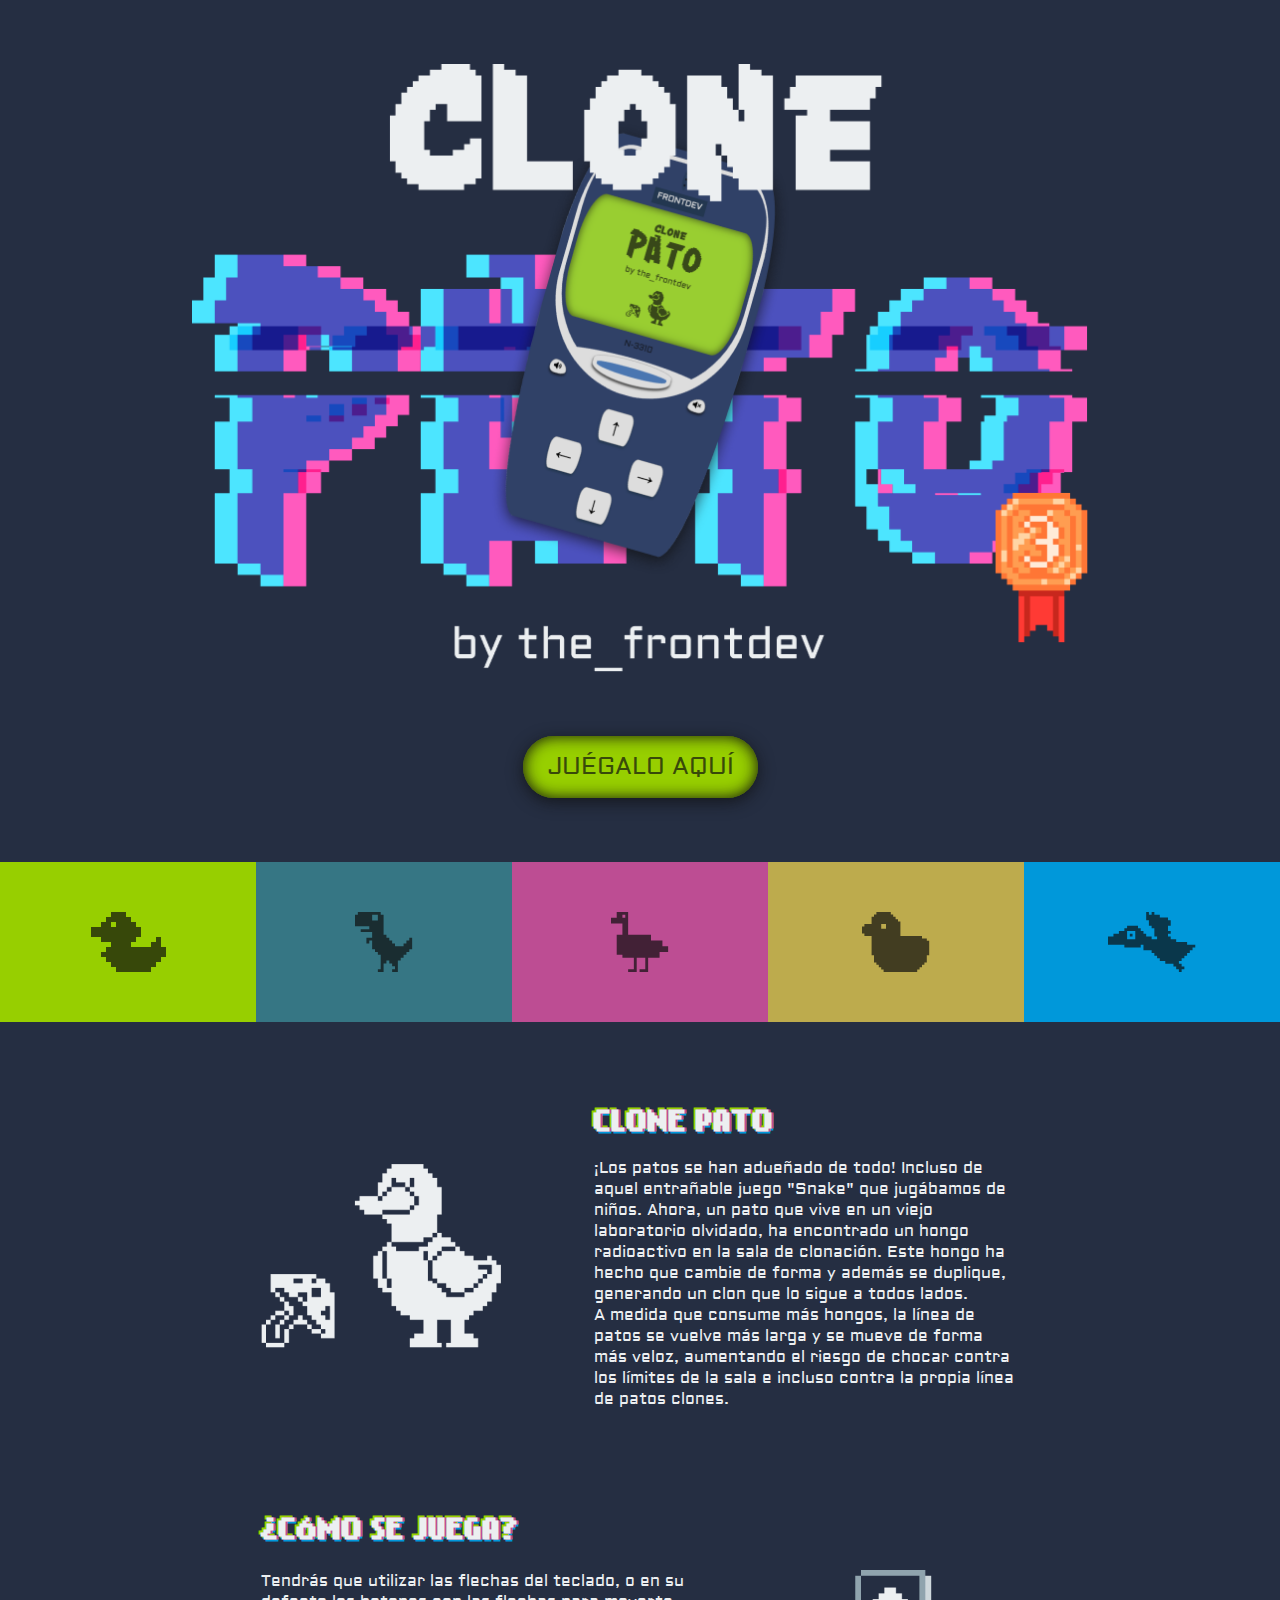
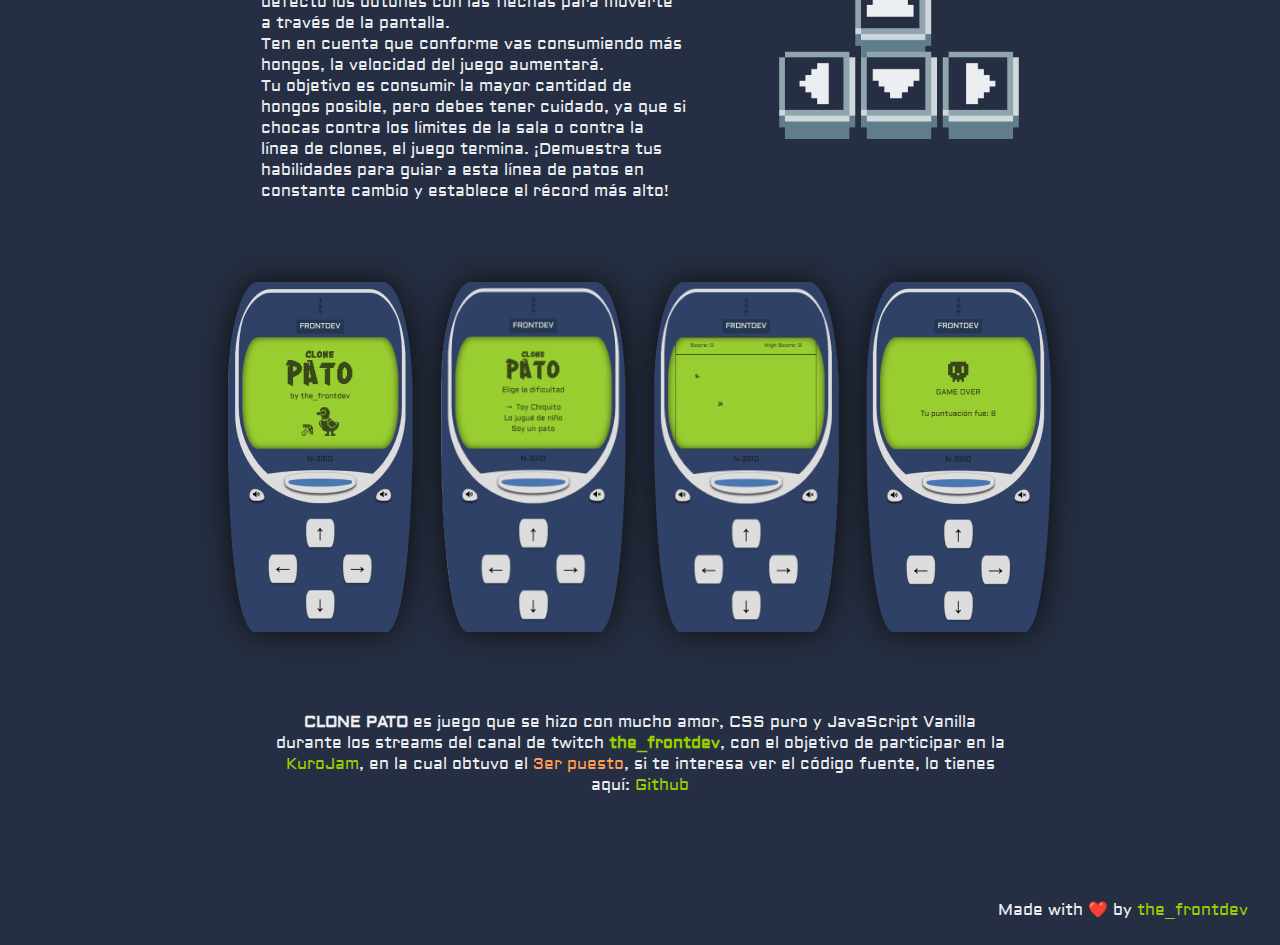
<file: index.html>
<!DOCTYPE html>
<html lang="es">

<head>
  <meta charset="UTF-8">
  <meta name="viewport" content="width=device-width, initial-scale=1.0">
  <title>Clone PATO</title>
  <link rel="stylesheet" href="./assets/css/style.css">
</head>

<body>
  <div class="container">
    <img src="./assets/img/Group 164.png" alt="Clone PATO" class="hero">
    <a href="./game.html" target="_blank" rel="noopener noreferrer" class="button">JUÉGALO AQUÍ</a>
  </div>
  <div class="ducks">
    <div class="duck">
      <img src="./assets/img/duckL.svg" alt="">
    </div>
    <div class="duck">
      <img src="./assets/img/duck2L.svg" alt="">
    </div>
    <div class="duck">
      <img src="./assets/img/duck3L.svg" alt="">
    </div>
    <div class="duck">
      <img src="./assets/img/duck4L.svg" alt="">
    </div>
    <div class="duck">
      <img src="./assets/img/duck5L.svg" alt="">
    </div>
  </div>
  <div class="container">
    <section class="section">
      <img class="game-info-img" src="./assets/img/Group 163.png" alt="Clone PATO">
      <div class="game-info">
        <h2 class="section-title">CLONE PATO</h2>
        <p class="section-info">
          ¡Los patos se han adueñado de todo! Incluso de aquel entrañable juego "Snake" que jugábamos de niños. Ahora,
          un pato que vive en un viejo laboratorio olvidado, ha encontrado un hongo radioactivo en la sala de clonación.
          Este hongo ha hecho que cambie de forma y además se duplique, generando un clon que lo sigue a todos lados.
          <br>
          A medida que consume más hongos, la línea de patos se vuelve más larga y se mueve de forma más veloz,
          aumentando el riesgo de chocar contra los límites de la sala e incluso contra la propia línea de patos clones.
        </p>
      </div>
    </section>
    <section class="section">
      <div class="how-to-play">
        <h3 class="section-title">¿CÓMO SE JUEGA?</h3>
        <p class="section-info">
          Tendrás que utilizar las flechas del teclado, o en su defecto los botones con las flechas para moverte a
          través de la pantalla.
          <br>
          Ten en cuenta que conforme vas consumiendo más hongos, la velocidad del juego aumentará.
          <br>
          Tu objetivo es consumir la mayor cantidad de hongos posible, pero debes tener cuidado, ya que si chocas contra
          los límites de la sala o contra la línea de clones, el juego termina. ¡Demuestra tus habilidades para guiar a
          esta línea de patos en constante cambio y establece el récord más alto!
        </p>
      </div>
      <img class="how-to-play-img" src="./assets/img/Vector.png">
    </section>
    <div class="screens">
      <img src="./assets/img/Mask group.png" alt="Splash screen" class="screen">
      <img src="./assets/img/Mask group-3.png" alt="Difficulty screen" class="screen">
      <img src="./assets/img/Mask group-2.png" alt="Game screen" class="screen">
      <img src="./assets/img/Mask group-1.png" alt="Game over screen" class="screen">
    </div>
    <p class="info">
      <strong>CLONE PATO</strong> es juego que se hizo con mucho amor, CSS puro y JavaScript Vanilla durante los streams
      del canal de twitch <a href="https://twitch.tv/the_frontdev" target="_blank"
        rel="noopener noreferrer"><strong>the_frontdev</strong></a>, con el objetivo de participar en la <a
        href="https://kurojam.com" target="_blank" rel="noopener noreferrer">KuroJam</a>, en la cual obtuvo el <span>3er
        puesto</span>, si te interesa ver el código fuente, lo tienes aquí: <a
        href="https://github.com/the-frondev/clone-suck" target="_blank" rel="noopener noreferrer">Github</a>
    </p>
  </div>
  <footer>
    <p>Made with ❤️ by <a href="https://thefront.dev" target="_blank" rel="noopener noreferrer">the_frontdev</a></p>
  </footer>
</body>

</html>
</file>
<file: assets/css/style.css>
@import url('https://fonts.googleapis.com/css2?family=Aldrich&display=swap');
@font-face {
  font-family: 'Nokia';
  src: url('/assets/nokiafc22.ttf');
}
:root {
  --bg: #252E42;
  --green: #97CF00;
  --green-blue: #367684;
  --pink: #BD4D93;
  --yellow: #BDAB4D;
  --blue: #0098DA;
  --light: #ECEFF1;
  --dark: #0E0E0E;
  --dark70: #0E0E0EB3;
  --bronze: #FF9D51;
}

body {
  background: var(--bg);
  margin: 0;
}
.container {
  width: 95dvw;
  display: flex;
  flex-direction: column;
  margin: auto;
  align-items: center;
  box-sizing: border-box;
  padding: 4rem 0;

  .hero {
    width: min(100%, 56rem);
  }
  
  .button {
    font-family: 'Aldrich', sans-serif;
    font-size: 1.5rem;
    text-decoration: none;
    color: var(--dark70);
    background: var(--green);
    border-radius: 2rem;
    padding: 1rem 1.5rem;
    margin: 4rem 0 0;
    box-sizing: border-box;
    box-shadow: 0 0 1rem var(--dark) inset, 0 0.25rem 1rem var(--dark70);
  }
  .section {
    display: flex;
    justify-content: space-around;
    align-items: center;
    width: 70%;
    box-sizing: border-box;
    &:first-child {
      margin-bottom: 4rem;
    }
    .game-info-img, .how-to-play-img {
      width: 15rem;
      height: fit-content;
    }
    .game-info, .how-to-play {
      width: 50%;
      height: auto;
      box-sizing: border-box;
    }
    .game-info-img, .how-to-play {
      order: 0;
    }
    .game-info, .how-to-play-img {
      order: 1;
    }
    .section-title {
      font-family: 'Nokia', sans-serif;
      font-size: 1.5rem;
      color: var(--light);
      text-shadow: 0.125rem 0 0 var(--pink),
      -0.125rem -0.125rem 0 var(--green),
      0.125rem 0.125rem 0 var(--blue);;
    }
    .section-info {
      font-family: 'Aldrich', sans-serif;
      font-size: 1rem;
      color: var(--light);
    }
  }
  .screens {
    width: 70%;
    display: flex;
    justify-content: space-around;
    box-sizing: border-box;
    margin: 4rem 0;
    .screen {
      filter: drop-shadow(0 0 1rem var(--dark));
    }
  }
  .info {
    width: 60%;
    font-family: 'Aldrich', sans-serif;
    font-size: 1rem;
    color: var(--light);
    text-align: center;
    & a {
      text-decoration: none;
      color: var(--green);
    }
    & span {
      color: var(--bronze);
    }
  }
  .duck-glitch {
    width: 17rem;
    height: 12.5rem;
    box-sizing: border-box;
    
  }
}
.ducks {
  width: 100%;
  display: flex;
  justify-content: space-between;
  box-sizing: border-box;
  .duck {
    height: 10rem;
    width: 20%;
    box-sizing: border-box;
    display: flex;
    justify-content: center;
    align-items: center;
    &:first-child {
      background: var(--green);
    }
    &:nth-child(2) {
      background: var(--green-blue);
    }
    &:nth-child(3) {
      background: var(--pink);
    }
    &:nth-child(4) {
      background: var(--yellow);
    }
    &:last-child {
      background: var(--blue);
    }
  }
}
footer {
  padding: 0.5rem 2rem;
  & p {
    font-family: 'Aldrich', sans-serif;
    font-size: 1rem;
    color: var(--light);
    text-align: right;
    & a {
      text-decoration: none;
      color: var(--green);
    }
  }
}

@media screen and (max-width: 768px) {
  .container {
    .section {
      width: 90%;
      flex-direction: column;
      .game-info-img {
        order: 1;
      }
      .game-info {
        order: 0;
      }
      .game-info, .how-to-play {
        width: 100%;
      }
    }
    .screens {
      overflow: hidden;
      height: 21rem;
      justify-content: center;
      align-items: center;
      width: 90%;
      margin: 2rem auto;
      .screen {
        width: 7.5rem;
        margin: 0 1rem;
        animation: slide 8s ease-in-out infinite;
      }
    }
  }
}

@keyframes slide {
  0% {
    transform: translateX(120%);
  }
  50% {
    transform: translateX(-120%);
  }
  100% {
    transform: translateX(120%);
  }
}
</file>
